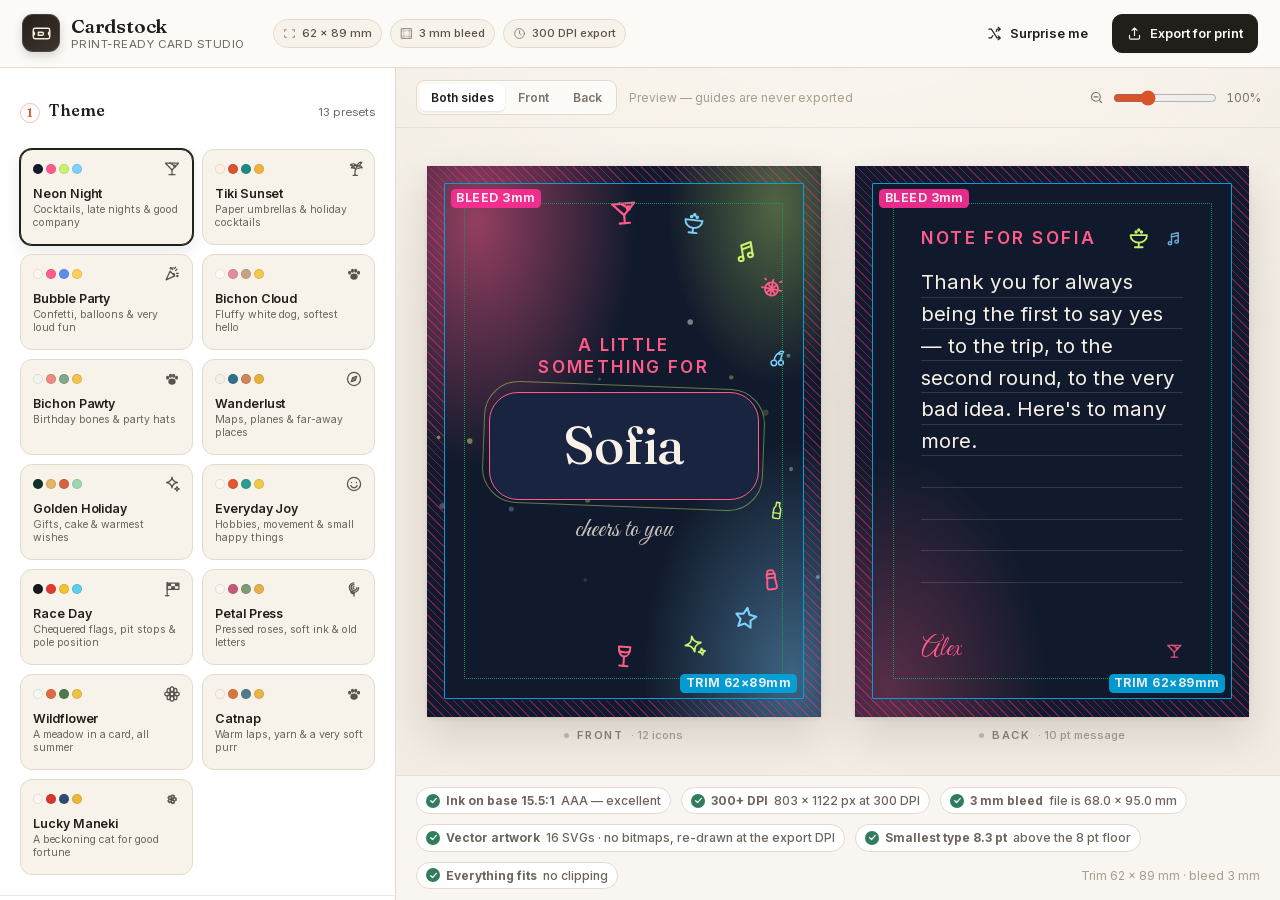
<file: index.html>
<!doctype html>
<html lang="en">
<head>
<meta charset="utf-8">
<meta name="viewport" content="width=device-width, initial-scale=1">
<title>Cardstock — print-ready card studio</title>
<meta name="description" content="Design a print-ready 62 × 89 mm vertical card with a 3 mm bleed. Choose a theme, add your words, export at 300–1200 DPI.">
<link rel="stylesheet" href="src/styles.css">
<link rel="icon" href="data:image/svg+xml,<svg xmlns='http://www.w3.org/2000/svg' viewBox='0 0 32 32'><rect width='32' height='32' rx='8' fill='%23231f1b'/><rect x='7' y='10' width='18' height='12' rx='2' fill='none' stroke='%23f7eddd' stroke-width='1.6'/><path d='M7 14h18' stroke='%23f7eddd' stroke-width='1.2'/></svg>">
</head>
<body>
<div class="app">

  <!-- ============ TOP BAR ============ -->
  <header class="topbar">
    <div class="brand">
      <span class="brand-mark" aria-hidden="true">
        <svg viewBox="0 0 24 24" fill="none" stroke="currentColor" stroke-width="1.6" stroke-linecap="round" stroke-linejoin="round">
          <rect x="2.6" y="6" width="18.8" height="12" rx="2"/>
          <path d="M2.6 10.2c2 0 2 3.6 0 3.6M21.4 10.2c-2 0-2 3.6 0 3.6M8.4 10.6h4.2a1.7 1.7 0 0 1 0 3.4H8.4z"/>
        </svg>
      </span>
      <span class="brand-text">
        <span class="brand-name">Cardstock</span>
        <span class="brand-sub">Print-ready card studio</span>
      </span>
    </div>

    <div class="top-specs" aria-label="Card specifications">
      <span class="spec-pill">
        <svg viewBox="0 0 24 24" fill="none" stroke="currentColor" stroke-width="1.8" stroke-linecap="round"><path d="M3 8V5h3M21 8V5h-3M3 16v3h3M21 16v3h-3"/></svg>
        <span id="specSize">62 × 89 mm</span>
      </span>
      <span class="spec-pill">
        <svg viewBox="0 0 24 24" fill="none" stroke="currentColor" stroke-width="1.8" stroke-linecap="round"><path d="M3 3h18v18H3z"/><path d="M7 3v18M17 3v18M3 7h18M3 17h18" opacity=".45"/></svg>
        3 mm bleed
      </span>
      <span class="spec-pill">
        <svg viewBox="0 0 24 24" fill="none" stroke="currentColor" stroke-width="1.8" stroke-linecap="round"><circle cx="12" cy="12" r="9"/><path d="M12 7v5l3 2"/></svg>
        <span id="specDpi">300+ DPI export</span>
      </span>
    </div>

    <div class="top-actions">
      <button class="btn ghost" id="btnRandom" title="Surprise me — new theme, layout and colours">
        <svg viewBox="0 0 24 24" fill="none" stroke="currentColor" stroke-width="1.8" stroke-linecap="round" stroke-linejoin="round"><path d="M3 5h4l9 14h5M3 19h4l2.4-3.7M14.6 8.7 16 5h5"/><path d="m18 2 3 3-3 3M18 16l3 3-3 3"/></svg>
        Surprise me
      </button>
      <button class="btn primary" id="btnOpenExport">
        <svg viewBox="0 0 24 24" fill="none" stroke="currentColor" stroke-width="1.8" stroke-linecap="round" stroke-linejoin="round"><path d="M12 15V3M8 7l4-4 4 4"/><path d="M4 15v4a2 2 0 0 0 2 2h12a2 2 0 0 0 2-2v-4"/></svg>
        Export for print
      </button>
    </div>
  </header>

  <!-- ============ WORKSPACE ============ -->
  <div class="workspace">

    <!-- ---------- CONTROL PANEL ---------- -->
    <aside class="panel" aria-label="Design controls">

      <section class="sec">
        <div class="sec-head">
          <span class="sec-num">1</span>
          <h2 class="sec-title">Theme</h2>
          <span class="sec-note" id="themeCount">13 presets</span>
        </div>
        <div class="theme-grid" id="themeGrid" role="group" aria-label="Theme presets"></div>
      </section>

      <section class="sec">
        <div class="sec-head">
          <span class="sec-num">2</span>
          <h2 class="sec-title">Words</h2>
        </div>

        <div class="field">
          <label class="label" for="inpRecipient">Receiver's name <span class="hint">front</span></label>
          <input class="input" id="inpRecipient" maxlength="40" placeholder="e.g. Sofia" autocomplete="off">
        </div>

        <div class="row">
          <div class="field">
            <label class="label" for="inpEyebrow">Line above name</label>
            <input class="input" id="inpEyebrow" maxlength="34" placeholder="A little something for" autocomplete="off">
          </div>
          <div class="field">
            <label class="label" for="inpOccasion">Subtitle</label>
            <input class="input" id="inpOccasion" maxlength="34" placeholder="cheers to you" autocomplete="off">
          </div>
        </div>

        <div class="field">
          <label class="label" for="inpBackTitle">Back note header <span class="hint">back of card</span></label>
          <input class="input" id="inpBackTitle" maxlength="44" placeholder="NOTE FOR SOFIA" autocomplete="off">
        </div>

        <div class="field">
          <label class="label" for="inpMessage">Message <span class="hint" id="msgFitHint">back of card</span></label>
          <textarea class="textarea" id="inpMessage" maxlength="900" spellcheck="true"
            placeholder="Write the note that goes on the back…"></textarea>
          <div style="display:flex;justify-content:space-between;align-items:flex-start;gap:8px;margin-top:7px">
            <div class="chips" id="starterChips"></div>
            <span class="counter" id="msgCounter">0 chars</span>
          </div>
        </div>

        <div class="field">
          <label class="label" for="inpSender">Sign-off name</label>
          <input class="input" id="inpSender" maxlength="30" placeholder="e.g. Alex" autocomplete="off">
        </div>
      </section>

      <section class="sec">
        <div class="sec-head">
          <span class="sec-num">3</span>
          <h2 class="sec-title">Front</h2>
        </div>

        <div class="field">
          <div class="label">Layout</div>
          <div class="seg tight" id="frontLayoutSeg" role="group" aria-label="Front layout"></div>
        </div>

        <div class="field">
          <div class="label">Type style</div>
          <div class="seg tight" id="fontSeg" role="group" aria-label="Type style"></div>
        </div>

        <div class="field">
          <div class="label">Colours <span class="hint" id="colorHint">theme palette</span></div>
          <div class="color-grid" id="colorGrid" role="group" aria-label="Card colours"></div>
          <div class="color-actions">
            <button class="btn ghost mini" id="btnFlipColors" type="button" title="Swap the base and ink colours">Flip light / dark</button>
            <button class="btn ghost mini" id="btnResetColors" type="button" title="Back to the theme's own palette">Theme palette</button>
          </div>
        </div>

        <div class="field">
          <div class="label">Icons around the name <span class="hint" id="iconCountHint">10</span></div>
          <div class="seg tight" id="densitySeg" role="group" aria-label="Icon density"></div>
        </div>

        <div class="field">
          <div class="icon-tray" id="iconTray" role="group" aria-label="Choose icons"></div>
          <div class="icon-tray-note">
            <span>Tap to swap icons for this card</span>
            <button class="btn ghost" id="btnResetIcons" style="padding:2px 6px;font-size:11.5px">Reset</button>
          </div>
        </div>
      </section>

      <section class="sec">
        <div class="sec-head">
          <span class="sec-num">4</span>
          <h2 class="sec-title">Back</h2>
        </div>

        <div class="field">
          <div class="label">Layout</div>
          <div class="seg tight" id="backLayoutSeg" role="group" aria-label="Back layout"></div>
        </div>

        <div class="field">
          <div class="label">Message size <span class="hint">min 8 pt for print</span></div>
          <div class="range">
            <input type="range" id="msgSize" min="8" max="13" step="0.5" value="10">
            <span class="val" id="msgSizeVal">10 pt</span>
          </div>
        </div>

        <div class="field">
          <div class="switch">
            <span class="sw-label">Handwriting message font</span>
            <input type="checkbox" id="handFont">
          </div>
        </div>

        <div class="field" style="margin-top:10px">
          <div class="switch">
            <span class="sw-label">Print sign-off name</span>
            <input type="checkbox" id="showSender" checked>
          </div>
        </div>
      </section>

      <section class="sec">
        <div class="sec-head">
          <span class="sec-num">5</span>
          <h2 class="sec-title">Print &amp; export</h2>
        </div>

        <div class="field">
          <label class="label" for="selSize">Trim size <span class="hint">+3 mm bleed all round</span></label>
          <select class="input" id="selSize">
            <option value="A">62 × 89 mm — 2.44 × 3.5 in (vertical)</option>
            <option value="B">61 × 88.9 mm — 2.4 × 3.5 in (exact)</option>
          </select>
        </div>

        <div class="field">
          <div class="switch">
            <span class="sw-label">Show bleed &amp; trim guides</span>
            <input type="checkbox" id="showGuides" checked>
          </div>
        </div>

        <div class="field" style="margin-top:12px">
          <button class="btn accent" id="btnExport2" style="width:100%;padding:12px">
            <svg viewBox="0 0 24 24" fill="none" stroke="currentColor" stroke-width="1.8" stroke-linecap="round" stroke-linejoin="round"><path d="M12 15V3M8 7l4-4 4 4"/><path d="M4 15v4a2 2 0 0 0 2 2h12a2 2 0 0 0 2-2v-4"/></svg>
            Export
          </button>
        </div>
        <p style="font-size:11.5px;color:#9C9285;line-height:1.5;margin:10px 0 0">
          Every export includes the 3 mm bleed and carries its DPI in the file, so a print shop knows exactly how to treat it.
        </p>
        <div class="panel-foot" style="margin-top:14px">
          <span id="autosaveNote">Changes save in this browser</span>
          <button class="linkbtn" type="button" id="btnReset">Start over</button>
        </div>
      </section>
    </aside>

    <!-- ---------- STAGE ---------- -->
    <main class="stage">
      <div class="stage-bar">
        <div class="mini-seg" id="sideSeg" role="group" aria-label="Preview side">
          <button data-side="both" aria-pressed="true">Both sides</button>
          <button data-side="front" aria-pressed="false">Front</button>
          <button data-side="back" aria-pressed="false">Back</button>
        </div>
        <span style="font-size:12px;color:#A79D90" id="stageHint">Preview — guides are never exported</span>
        <span class="spacer"></span>
        <div class="zoom-wrap">
          <svg viewBox="0 0 24 24" width="15" height="15" fill="none" stroke="currentColor" stroke-width="1.8" stroke-linecap="round"><circle cx="11" cy="11" r="7"/><path d="m20 20-3.5-3.5M8 11h6"/></svg>
          <input type="range" id="zoom" min="60" max="190" value="100">
          <span id="zoomVal" style="width:34px;text-align:right;font-variant-numeric:tabular-nums">100%</span>
        </div>
      </div>

      <div class="cards-scroll">
        <div class="cards" id="cards"></div>
      </div>

      <div class="stage-foot" id="stageFoot"></div>
    </main>
  </div>
</div>

<!-- ============ EXPORT MODAL ============ -->
<div class="modal-back" id="modalBack" role="dialog" aria-modal="true" aria-labelledby="modalTitle">
  <div class="modal">
    <div class="modal-head">
      <div>
        <div class="modal-title" id="modalTitle">Export for print</div>
        <div class="modal-sub">Trim <span id="mSize">62 × 89 mm</span> · bleed 3 mm included · tagged with DPI</div>
      </div>
      <button class="modal-close" id="btnCloseModal" aria-label="Close">
        <svg viewBox="0 0 24 24" width="16" height="16" fill="none" stroke="currentColor" stroke-width="2" stroke-linecap="round"><path d="m6 6 12 12M18 6 6 18"/></svg>
      </button>
    </div>

    <div class="export-grid">
      <div class="opt-block">
        <h4>File format</h4>
        <div class="radio-row" id="fmtRow">
          <label class="radio on"><input type="radio" name="fmt" value="png" checked> PNG <span class="r-note">lossless</span></label>
          <label class="radio"><input type="radio" name="fmt" value="jpeg"> JPEG <span class="r-note">smaller file</span></label>
          <label class="radio"><input type="radio" name="fmt" value="pdf"> PDF <span class="r-note">crop marks</span></label>
        </div>
        <p class="fmt-hint" id="fmtHint">Raster artwork at the chosen DPI, bleed included.</p>
      </div>
      <div class="opt-block">
        <h4>Resolution</h4>
        <div class="radio-row" id="dpiRow">
          <label class="radio on"><input type="radio" name="dpi" value="300" checked> 300 DPI <span class="r-note" data-px="300">print standard</span></label>
          <label class="radio"><input type="radio" name="dpi" value="600"> 600 DPI <span class="r-note" data-px="600">high detail</span></label>
          <label class="radio"><input type="radio" name="dpi" value="1200"> 1200 DPI <span class="r-note" data-px="1200">archival</span></label>
        </div>
      </div>
    </div>

    <div class="pc-checks" id="printChecks"></div>

    <div class="export-actions">
      <button class="btn" id="btnDlFront">
        <span>Front only</span><small id="sizeFront">—</small>
      </button>
      <button class="btn" id="btnDlBack">
        <span>Back only</span><small id="sizeBack">—</small>
      </button>
      <button class="btn primary" id="btnDlBoth">
        <span>Both sides</span><small id="sizeBoth">2 files</small>
      </button>
    </div>

    <div class="export-result" id="exportResult" hidden></div>

    <p class="export-note" id="exportNote">
      <b>Before you print:</b> colours are exported in sRGB. Most print shops ask for CMYK — if yours does, send this file plus your chosen theme and they will convert it. Keep the 3 mm bleed: the dashed magenta line in the preview shows how far the artwork runs past the cut line.
    </p>
  </div>
</div>

<!-- off-screen stage used to render artwork at print resolution -->
<div id="exportStage" aria-hidden="true"></div>

<div class="toasts" id="toasts"></div>
<div class="busy" id="busy"><div class="busy-card"><span class="spinner"></span><span id="busyText">Rendering at print resolution…</span></div></div>

<script src="src/icons.js"></script>
<script src="src/themes.js"></script>
<script src="src/templates.js"></script>
<script src="src/fit.js"></script>
<script src="src/fonts-embedded.js"></script>
<script src="src/export.js"></script>
<script src="src/app.js"></script>
</body>
</html>
</file>
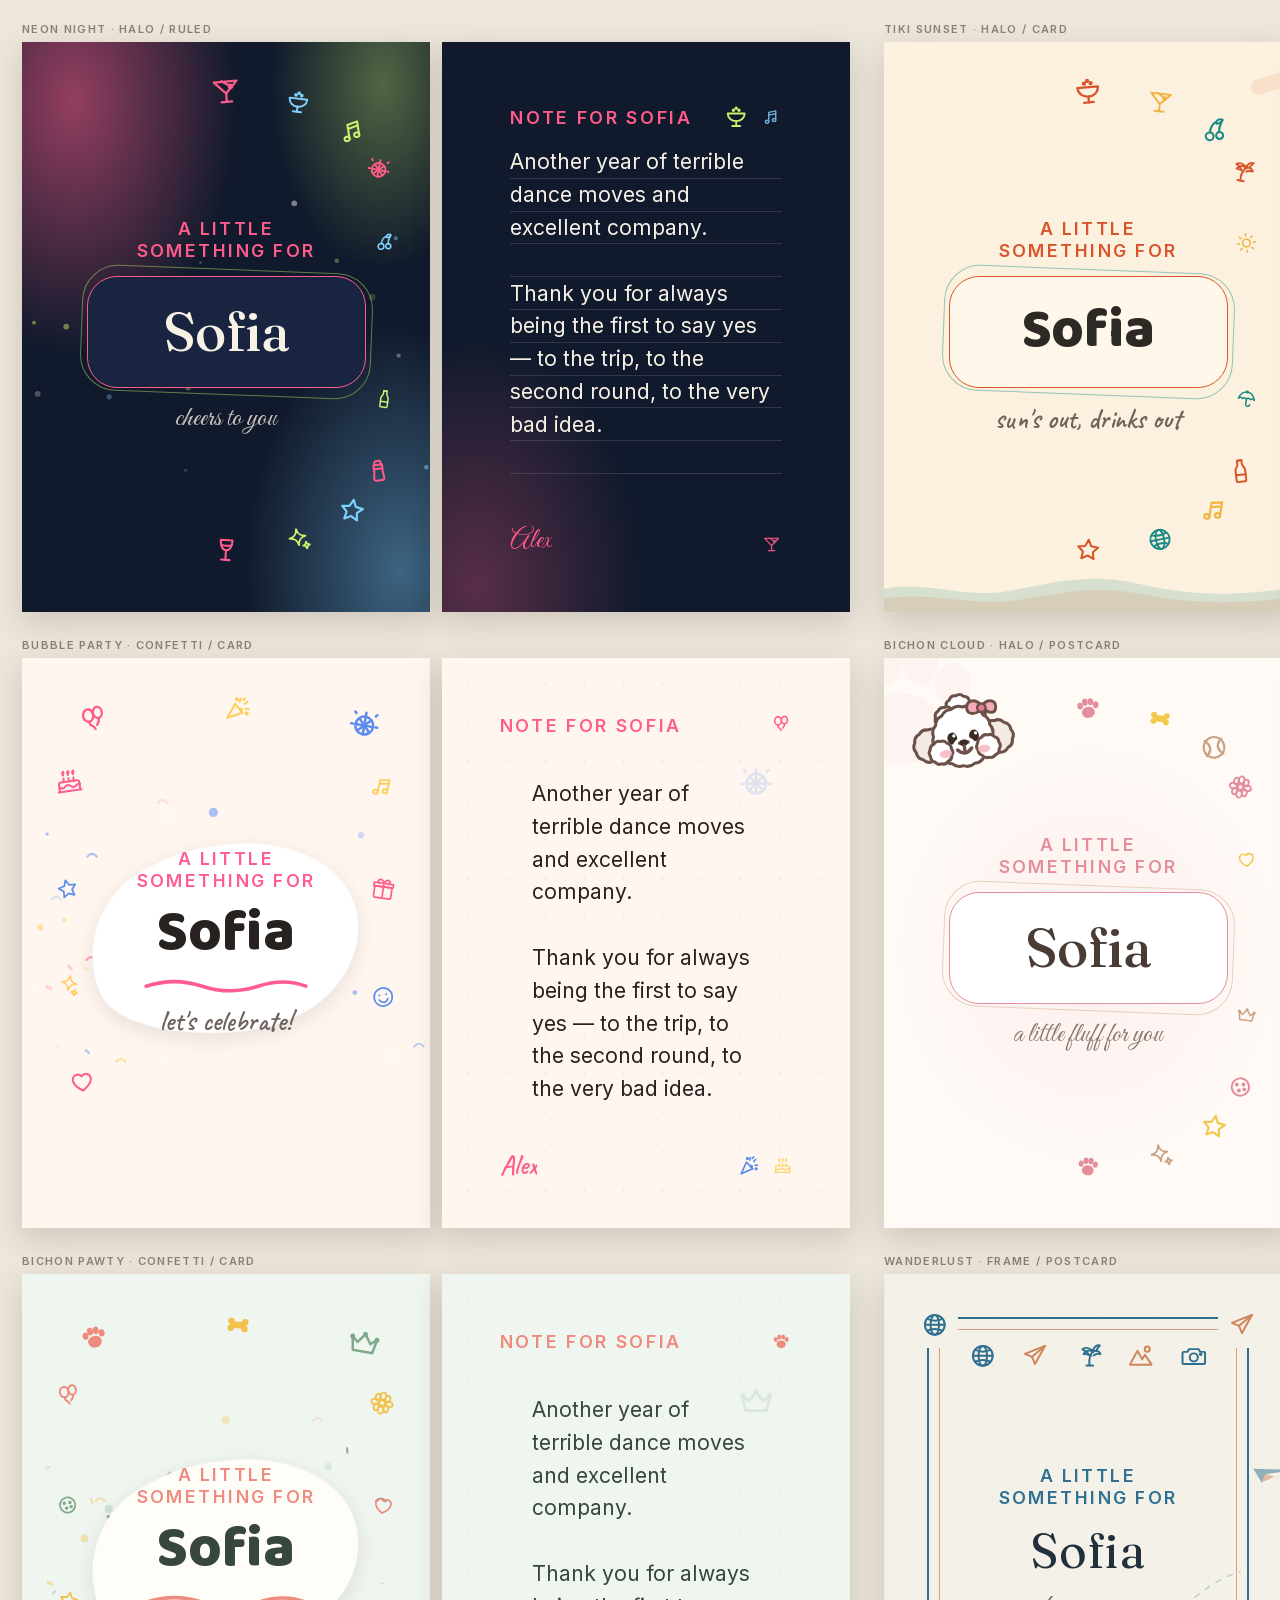
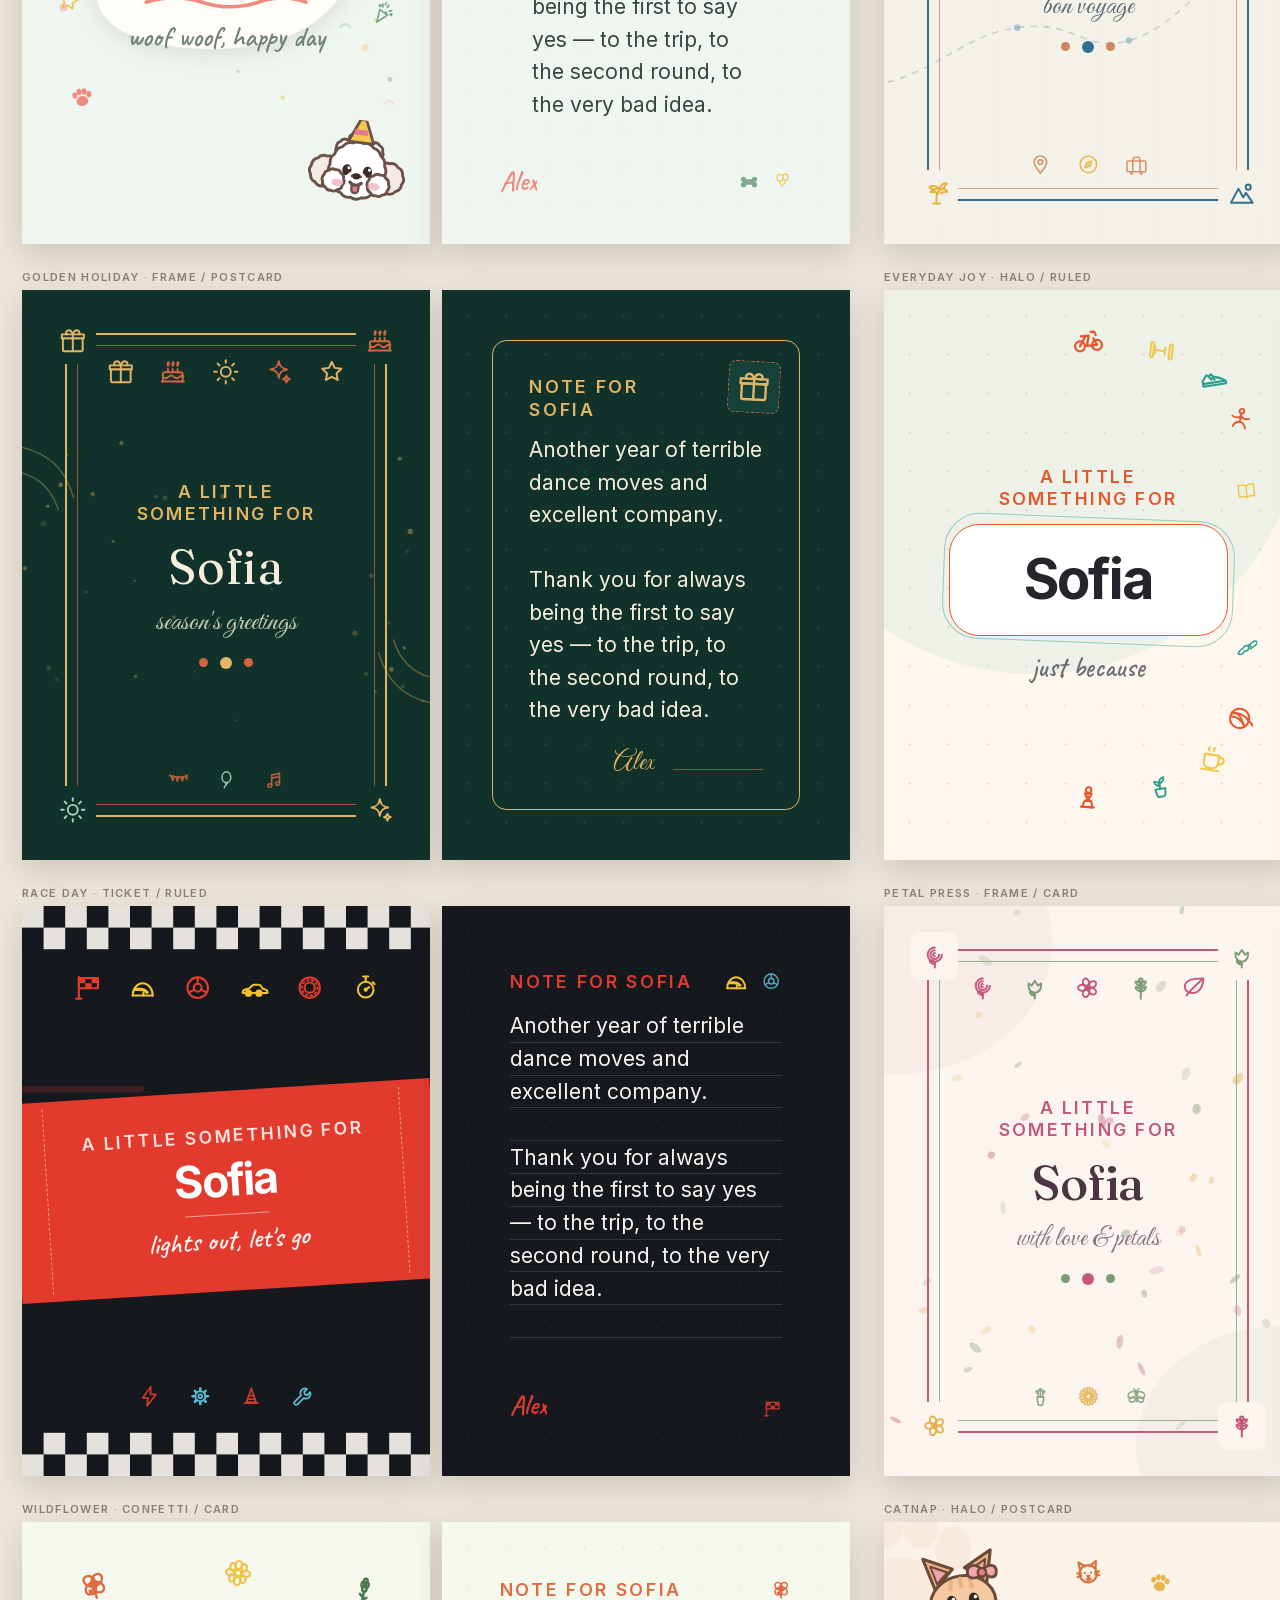
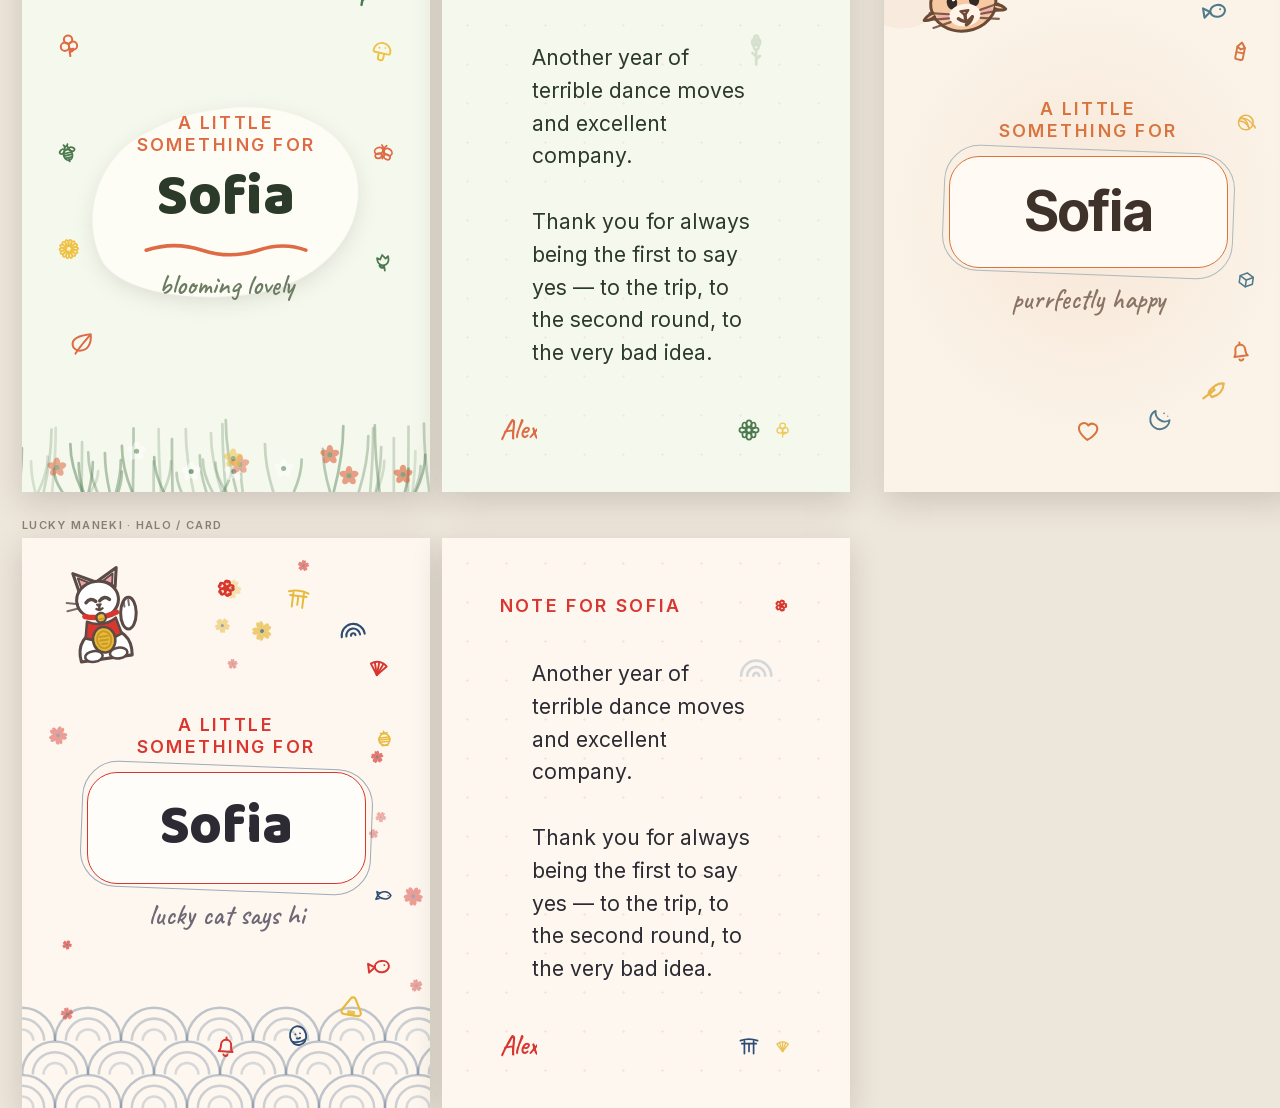
<file: preview.html>
<!doctype html>
<html><head><meta charset="utf-8">
<link rel="stylesheet" href="src/styles.css">
<style>
  body{background:#EDE6DB;padding:22px;margin:0}
  .wrap{display:flex;flex-direction:column;gap:24px}
  .row{display:flex;gap:20px;align-items:flex-start}
  .pair{display:flex;gap:12px}
  .lab{font:600 11px Inter;letter-spacing:.12em;text-transform:uppercase;color:#8A8177;margin-bottom:6px}
  .card{box-shadow:0 10px 30px rgba(40,30,20,.16)}
  .themes{display:grid;grid-template-columns:repeat(2,auto);gap:26px 34px}
</style></head><body>
<div class="themes" id="out"></div>
<script src="src/icons.js"></script>
<script src="src/themes.js"></script>
<script src="src/templates.js"></script>
<script src="src/fit.js"></script>
<script>
const q = new URLSearchParams(location.search);
const p = parseFloat(q.get("p") || "6");
const only = q.get("theme");
const layoutOverride = q.get("front");
const backOverride = q.get("back");
/* any of ?paper= ?ink= ?accent= ?accent2= ?pop= as hex (with or without #) */
function customColors() {
  const out = {};
  ["paper","ink","accent","accent2","pop"].forEach(k => {
    const v = q.get(k);
    if (v && /^#?[0-9a-f]{6}$/i.test(v)) out[k] = v[0] === "#" ? v : "#" + v;
  });
  return out;
}
const state = {
  recipient: q.get("name") || "Sofia",
  eyebrow: q.get("eyebrow") || "A LITTLE SOMETHING FOR",
  occasion: "",
  backTitle: q.get("backTitle") || q.get("title") || undefined,
  message: q.get("msg") || "Another year of terrible dance moves and excellent company.\n\nThank you for always being the first to say yes — to the trip, to the second round, to the very bad idea.",
  sender: "Alex", showSender: true,
  fontStyle: "elegant", frontLayout: "halo", backLayout: "ruled",
  density: "balanced", icons: null, colors: customColors(), messageSize: parseFloat(q.get("pt")||"10"),
  handFont: q.get("hand") === "1", sizeKey: "A"
};
const out = document.getElementById('out');
CardThemes.THEMES.forEach(t => {
  if (only && t.id !== only) return;
  const st = Object.assign({}, state, { themeId: t.id, fontStyle: t.fontStyle, frontLayout: layoutOverride || t.frontLayout, backLayout: backOverride || t.backLayout });
  const d = document.createElement('div');
  d.innerHTML = `<div class="lab">${t.name} · ${st.frontLayout} / ${st.backLayout}</div>
    <div class="pair">
      <div>${CardTemplates.card(st, t, 'front', CardThemes.SIZES.A, {pxPerMm:p})}</div>
      <div>${CardTemplates.card(st, t, 'back', CardThemes.SIZES.A, {pxPerMm:p})}</div>
    </div>`;
  out.appendChild(d);
});
const fitAll = () => CardFit.fitCard(document.body);
requestAnimationFrame(()=>{ fitAll(); requestAnimationFrame(fitAll); });
document.fonts.ready.then(()=>{ fitAll(); setTimeout(fitAll, 90); });
</script></body></html>
</file>
<file: src/styles.css>
/* ==========================================================================
   Cardstock — studio UI + print card styles
   Card internals are sized in millimetres via --p (px per mm) so the same
   markup renders at screen preview size or at 1200 DPI for export.
   ========================================================================== */

/* ---------------- fonts ---------------- */
@import url("fonts.css");

:root{
  --ui-bg:#F2ECE3;
  --ui-paper:#FFFFFF;
  --ui-ink:#221E1A;
  --ui-ink-2:#6C655C;
  --ui-line:#E3DACC;
  --ui-line-2:#EFE7DB;
  --ui-accent:#D9542B;
  --ui-accent-ink:#FFFFFF;
  --ui-soft:#F8F3EA;
  --ui-radius:14px;
  --shadow-1:0 1px 2px rgba(40,30,20,.06), 0 8px 22px rgba(40,30,20,.06);
  --shadow-2:0 2px 4px rgba(40,30,20,.08), 0 18px 44px rgba(40,30,20,.14);
  --font-ui:"Inter",system-ui,-apple-system,"Segoe UI",sans-serif;
  --font-display:"Fraunces",Georgia,serif;
}

*{box-sizing:border-box}
html,body{height:100%}
body{
  margin:0;background:var(--ui-bg);color:var(--ui-ink);
  font-family:var(--font-ui);font-size:14px;line-height:1.45;
  -webkit-font-smoothing:antialiased;
}
button,input,select,textarea{font:inherit;color:inherit}
button{cursor:pointer}
::selection{background:rgba(217,84,43,.18)}

/* ==========================================================================
   APP CHROME
   ========================================================================== */
.app{display:flex;flex-direction:column;height:100vh;min-height:0}

.topbar{
  display:flex;align-items:center;gap:18px;
  padding:14px 22px;background:rgba(255,255,255,.72);
  border-bottom:1px solid var(--ui-line);backdrop-filter:blur(10px);
  z-index:20;flex:0 0 auto;
}
.brand{display:flex;align-items:center;gap:11px;min-width:0}
.brand-mark{
  width:38px;height:38px;border-radius:11px;flex:0 0 auto;
  background:linear-gradient(150deg,#26201B,#3C332C);
  display:grid;place-items:center;color:#F7EDDD;
  box-shadow:inset 0 0 0 1px rgba(255,255,255,.12),0 4px 10px rgba(40,30,20,.18);
}
.brand-mark svg{width:21px;height:21px}
.brand-text{display:flex;flex-direction:column;line-height:1.15}
.brand-name{font-family:var(--font-display);font-size:19px;font-weight:600;letter-spacing:-.01em}
.brand-sub{font-size:11.5px;color:var(--ui-ink-2);letter-spacing:.04em;text-transform:uppercase}
.top-specs{
  display:flex;align-items:center;gap:8px;margin-left:10px;flex-wrap:wrap;
}
.spec-pill{
  display:inline-flex;align-items:center;gap:6px;font-size:11.5px;font-weight:500;
  padding:5px 9px;border-radius:999px;background:var(--ui-soft);border:1px solid var(--ui-line);
  color:#5C5348;white-space:nowrap;
}
.spec-pill svg{width:13px;height:13px;opacity:.7}
.top-actions{margin-left:auto;display:flex;gap:9px;align-items:center}

.btn{
  display:inline-flex;align-items:center;justify-content:center;gap:8px;
  border-radius:10px;border:1px solid var(--ui-line);background:var(--ui-paper);
  padding:9px 14px;font-weight:600;font-size:13px;color:var(--ui-ink);
  transition:transform .12s ease,box-shadow .12s ease,background .12s ease,border-color .12s;
  box-shadow:0 1px 1px rgba(40,30,20,.04);white-space:nowrap;
}
.btn:hover{border-color:#D5C9B7;box-shadow:0 2px 8px rgba(40,30,20,.08)}
.btn:active{transform:translateY(1px)}
.btn.primary{background:var(--ui-ink);color:#FDF8F1;border-color:var(--ui-ink)}
.btn.primary:hover{background:#120F0C}
.btn.accent{background:var(--ui-accent);border-color:var(--ui-accent);color:#fff}
.btn.accent:hover{background:#C4471F;border-color:#C4471F}
.btn.ghost{background:transparent;border-color:transparent;box-shadow:none}
.btn.ghost:hover{background:rgba(34,30,26,.06)}
.btn[disabled]{opacity:.5;cursor:not-allowed}
.btn svg{width:15px;height:15px}

/* ---------------- workspace ---------------- */
.workspace{display:grid;grid-template-columns:396px minmax(0,1fr);flex:1 1 auto;min-height:0}

.panel{
  background:var(--ui-paper);border-right:1px solid var(--ui-line);
  overflow-y:auto;overscroll-behavior:contain;padding-bottom:40px;
}
.panel::-webkit-scrollbar{width:10px}
.panel::-webkit-scrollbar-thumb{background:#DFD5C6;border-radius:9px;border:3px solid #fff}

.sec{border-bottom:1px solid var(--ui-line-2);padding:18px 20px 20px}
.sec:last-child{border-bottom:0}
.sec-head{display:flex;align-items:baseline;gap:9px;margin-bottom:13px}
.sec-num{
  font-family:var(--font-display);font-size:12px;font-weight:600;color:var(--ui-accent);
  width:20px;height:20px;border-radius:50%;border:1px solid rgba(217,84,43,.35);
  display:grid;place-items:center;flex:0 0 auto;transform:translateY(1px);
}
.sec-title{font-family:var(--font-display);font-size:16px;font-weight:600;letter-spacing:-.005em}
.sec-note{margin-left:auto;font-size:11.5px;color:var(--ui-ink-2)}

.field{margin-bottom:13px}
.field:last-child{margin-bottom:0}
.label{display:flex;align-items:center;justify-content:space-between;gap:8px;font-size:11.5px;font-weight:600;letter-spacing:.07em;text-transform:uppercase;color:#7A7166;margin-bottom:7px}
.label .hint{font-weight:500;letter-spacing:0;text-transform:none;color:#A3998C;font-size:11px}

.input,.textarea{
  width:100%;background:var(--ui-soft);border:1px solid var(--ui-line);border-radius:10px;
  padding:10px 12px;font-size:14px;color:var(--ui-ink);outline:none;transition:border-color .12s,background .12s,box-shadow .12s;
}
.input:focus,.textarea:focus{background:#fff;border-color:#CDBBA5;box-shadow:0 0 0 3px rgba(217,84,43,.10)}
.textarea{resize:vertical;min-height:120px;line-height:1.55}
.input::placeholder,.textarea::placeholder{color:#B3A99C}
.row{display:flex;gap:10px}
.row > *{flex:1;min-width:0}
.counter{font-variant-numeric:tabular-nums;font-size:11.5px;color:#A3998C;white-space:nowrap;flex:0 0 auto;padding-left:8px}
.counter b{color:#6C655C;font-weight:600}

/* theme grid */
.theme-grid{display:grid;grid-template-columns:repeat(2,1fr);gap:9px}
.theme-card{
  position:relative;text-align:left;border-radius:12px;border:1px solid var(--ui-line);
  background:var(--ui-soft);padding:10px 11px 11px 12px;overflow:hidden;
  display:flex;flex-direction:column;gap:0;min-height:96px;
  transition:border-color .12s,transform .12s,box-shadow .12s;
}
.theme-card:hover{border-color:#D3C5B2;transform:translateY(-1px);box-shadow:0 4px 14px rgba(40,30,20,.07)}
.theme-card[aria-pressed="true"]{border-color:var(--ui-ink);box-shadow:0 0 0 1px var(--ui-ink), 0 6px 16px rgba(40,30,20,.10)}
.theme-card .tc-top{display:flex;align-items:center;gap:7px;margin-bottom:8px;width:100%}
.theme-card .tc-dots{display:flex;gap:3px}
.theme-card .tc-dot{width:10px;height:10px;border-radius:50%;box-shadow:inset 0 0 0 1px rgba(0,0,0,.10)}
.theme-card .tc-ic{width:18px;height:18px;margin-left:auto;opacity:.75}
.theme-card .tc-name{display:block;font-size:12.5px;font-weight:600;line-height:1.2;letter-spacing:-.005em;color:var(--ui-ink)}
.theme-card .tc-blurb{display:block;font-size:10.5px;color:var(--ui-ink-2);line-height:1.25;margin-top:2px}
.theme-card .tc-swatch{
  position:absolute;inset:0;z-index:-1;opacity:.10;
  background:radial-gradient(120% 90% at 100% 0%, var(--tc) 0%, transparent 62%);
}

/* segmented control */
.seg{display:grid;grid-auto-flow:column;grid-auto-columns:1fr;gap:4px;background:var(--ui-soft);border:1px solid var(--ui-line);border-radius:11px;padding:4px}
.seg button{
  border:0;background:transparent;border-radius:8px;padding:7px 4px;font-size:12px;font-weight:600;color:#7A7166;
  display:flex;flex-direction:column;align-items:center;gap:3px;transition:background .12s,color .12s,box-shadow .12s;
}
.seg button svg{width:15px;height:15px}
.seg button:hover{color:var(--ui-ink)}
.seg button[aria-pressed="true"]{background:#fff;color:var(--ui-ink);box-shadow:0 1px 3px rgba(40,30,20,.12)}
.seg.tight button{padding:7px 2px;font-size:11.5px}

/* chips / icon picker */
.chips{display:flex;flex-wrap:wrap;gap:6px;min-width:0}
.chip{
  display:inline-flex;align-items:center;gap:6px;border:1px solid var(--ui-line);background:var(--ui-soft);
  border-radius:999px;padding:5px 10px 5px 8px;font-size:12px;font-weight:500;color:#6C655C;transition:all .12s;
}
.chip svg{width:14px;height:14px}
.chip:hover{border-color:#D3C5B2}
.chip[aria-pressed="true"]{background:#211D19;border-color:#211D19;color:#FBF5EC}
.icon-tray{display:grid;grid-template-columns:repeat(8,1fr);gap:6px}
.icon-tile{
  aspect-ratio:1;border-radius:9px;border:1px solid var(--ui-line);background:var(--ui-soft);
  display:grid;place-items:center;color:#4B443C;transition:all .12s;padding:6px;
}
.icon-tile svg{width:100%;height:100%}
.icon-tile:hover{border-color:#CFC1AE;background:#fff}
.icon-tile[aria-pressed="true"]{background:#211D19;border-color:#211D19;color:#FBF5EC}
.icon-tile[aria-pressed="false"]{opacity:.42}
.icon-tray-note{display:flex;align-items:center;justify-content:space-between;margin-top:8px;font-size:11.5px;color:#A3998C}

/* swatches */
.swatches{display:flex;gap:8px;align-items:center;flex-wrap:wrap}
.swatch{width:26px;height:26px;border-radius:50%;border:2px solid transparent;box-shadow:inset 0 0 0 1px rgba(0,0,0,.12);transition:transform .12s}
.swatch:hover{transform:scale(1.08)}
.swatch[aria-pressed="true"]{border-color:var(--ui-ink);box-shadow:inset 0 0 0 2px #fff}
.swatch-custom{width:26px;height:26px;border-radius:50%;border:1px dashed #C9BDA9;display:grid;place-items:center;background:conic-gradient(from 0deg,#FF5D8F,#FFCE5C,#7FD1FF,#C8F26B,#FF5D8F);position:relative;overflow:hidden}
.swatch-custom input{position:absolute;inset:-6px;opacity:0;cursor:pointer;width:200%;height:200%}

/* ---------- five-role colour controls ---------- */
.color-grid{display:grid;grid-template-columns:repeat(5,minmax(0,1fr));gap:7px}
.color-well{position:relative;display:flex;flex-direction:column;align-items:center;gap:5px;cursor:pointer;min-width:0}
.cw-chip{
  display:block;width:100%;aspect-ratio:1.32;border-radius:9px;
  box-shadow:inset 0 0 0 1px rgba(0,0,0,.16),0 1px 2px rgba(0,0,0,.06);
  transition:transform .12s;
}
.color-well:hover .cw-chip{transform:translateY(-1px)}
.color-well input[type="color"]{
  position:absolute;left:0;top:0;width:100%;height:calc(100% - 18px);
  opacity:0;cursor:pointer;border:0;padding:0;
}
.color-well:focus-within .cw-chip{outline:2px solid var(--ui-ink);outline-offset:2px}
.cw-name{font-size:10px;letter-spacing:.02em;color:#8A8177;white-space:nowrap;overflow:hidden;text-overflow:ellipsis;max-width:100%}
.color-actions{display:flex;gap:7px;margin-top:9px}
.btn.mini{padding:3px 8px;font-size:11.5px}

/* range */
.range{display:flex;align-items:center;gap:10px}
.range input[type=range]{flex:1;accent-color:var(--ui-accent);height:20px}
.range .val{font-variant-numeric:tabular-nums;font-size:12px;font-weight:600;min-width:46px;text-align:right;color:#4B443C}

/* switch */
.switch{display:flex;align-items:center;justify-content:space-between;gap:10px;padding:9px 11px;border:1px solid var(--ui-line);border-radius:10px;background:var(--ui-soft)}
.switch .sw-label{font-size:12.5px;font-weight:500}
.switch input{appearance:none;width:34px;height:20px;border-radius:999px;background:#D8CDBD;position:relative;transition:background .15s;flex:0 0 auto}
.switch input::after{content:"";position:absolute;top:2px;left:2px;width:16px;height:16px;border-radius:50%;background:#fff;box-shadow:0 1px 2px rgba(0,0,0,.2);transition:transform .15s}
.switch input:checked{background:#211D19}
.switch input:checked::after{transform:translateX(14px)}

/* stage */
.stage{display:flex;flex-direction:column;min-width:0;min-height:0;background:
  radial-gradient(1200px 700px at 50% -10%, #FBF7F0 0%, transparent 60%), var(--ui-bg);}
.stage-bar{
  display:flex;align-items:center;gap:12px;padding:12px 20px;border-bottom:1px solid rgba(227,218,204,.7);
  flex:0 0 auto;flex-wrap:wrap;
}
.stage-bar .spacer{flex:1}
.mini-seg{display:inline-flex;background:rgba(255,255,255,.7);border:1px solid var(--ui-line);border-radius:9px;padding:3px;gap:2px}
.mini-seg button{border:0;background:transparent;padding:5px 11px;border-radius:6px;font-size:12px;font-weight:600;color:#7A7166}
.mini-seg button[aria-pressed="true"]{background:#fff;color:var(--ui-ink);box-shadow:0 1px 2px rgba(40,30,20,.12)}
.zoom-wrap{display:flex;align-items:center;gap:7px;font-size:12px;color:#7A7166}
.zoom-wrap input[type=range]{width:104px;accent-color:var(--ui-accent)}

.cards-scroll{flex:1 1 auto;overflow:auto;padding:28px 26px 22px;display:flex;align-items:center;justify-content:center}
.cards{display:flex;gap:34px;align-items:flex-start;flex-wrap:wrap;justify-content:center;--p:4px}
.card-slot{display:flex;flex-direction:column;align-items:center;gap:11px}
.card-slot .card-label{display:flex;align-items:center;gap:8px;font-size:11px;letter-spacing:.14em;text-transform:uppercase;color:#8A8177;font-weight:600}
.card-slot .card-label .dot{width:5px;height:5px;border-radius:50%;background:#C6BBA9}
.card-slot .card-label .meta{letter-spacing:0;text-transform:none;font-weight:500;color:#A79D90}
.card-frame{position:relative;line-height:0;border-radius:3px;box-shadow:var(--shadow-2);transition:box-shadow .2s}
.card-frame::after{content:"";position:absolute;inset:0;border-radius:3px;box-shadow:inset 0 0 0 1px rgba(30,24,18,.10);pointer-events:none}
.card .back-title, .card .name, .card .eyebrow, .card .occasion, .card .msg, .card .signature{cursor:pointer}

/* print checklist */
.stage-foot{
  display:flex;align-items:center;gap:10px;padding:11px 20px;border-top:1px solid rgba(227,218,204,.8);
  background:rgba(255,255,255,.55);flex:0 0 auto;flex-wrap:wrap;font-size:12px;color:#6C655C;
}
.check{display:inline-flex;align-items:center;gap:6px;padding:4px 9px;border-radius:999px;background:#fff;border:1px solid var(--ui-line);font-weight:500}
.check .tick{width:14px;height:14px;border-radius:50%;display:grid;place-items:center;background:#2F7D5D;color:#fff;flex:0 0 auto}
.check .tick svg{width:9px;height:9px}
.check.warn .tick{background:#C9861F}
.check.bad .tick{background:#C0392B}
.check small{color:#9C9285;font-weight:500}

/* ==========================================================================
   CARD (print artwork)
   ========================================================================== */
.card{
  --pt: calc(var(--p) * 0.3527778);      /* one typographic point */
  position:relative;
  width:calc((var(--cw) + var(--bleed) * 2) * var(--p));
  height:calc((var(--ch) + var(--bleed) * 2) * var(--p));
  background:var(--paper);
  color:var(--ink);
  overflow:hidden;
  font-family:var(--font-ui);
  font-size:calc(9 * var(--pt));
  -webkit-font-smoothing:antialiased;
}
.card *{box-sizing:border-box}
.card .bleed-bg{position:absolute;inset:0;background:var(--paper)}

/* art layers */
.art{position:absolute;inset:0;overflow:hidden}
.art svg{position:absolute;display:block}
.art-glow{inset:0;width:100%;height:100%}
.art-stars{inset:0;width:100%;height:100%}
.art-rays{top:50%;left:50%;width:calc(150 * var(--p));height:calc(150 * var(--p));transform:translate(-50%,-50%)}
.art-wave{inset:auto 0 0 0;width:100%;height:calc(34 * var(--p))}
.art-confetti{inset:0;width:100%;height:100%}
.art-route{inset:0;width:100%;height:100%}
.art-gold{inset:0;width:100%;height:100%}
.art-checker{inset:0;width:100%;height:100%}
.art-petals{inset:0;width:100%;height:100%}
.art-meadow{inset:auto 0 0 0;width:100%;height:calc(32 * var(--p))}
.art-sakura{inset:0;width:100%;height:100%}
.art-grid{
  position:absolute;inset:0;
  background-image:linear-gradient(to right, var(--art-a) 0.25mm, transparent 0.25mm);
  background-size:calc(9 * var(--p)) 100%;opacity:.028;
}
.art-dotgrid{
  position:absolute;inset:0;
  background-image:radial-gradient(var(--art-a) 0.32mm, transparent 0.34mm);
  background-size:calc(6.5 * var(--p)) calc(6.5 * var(--p));
  background-position:calc(1 * var(--p)) calc(1 * var(--p));
  opacity:.16;
}
.art-dotgrid.soft{opacity:.10}
.art-blotch{
  position:absolute;left:calc(-20 * var(--p));top:calc(-26 * var(--p));
  width:calc(90 * var(--p));height:calc(90 * var(--p));border-radius:50%;
  background:var(--art-b);opacity:.075;
}
.art-blush{
  position:absolute;inset:0;
  background:radial-gradient(70% 55% at 50% 52%, var(--art-a) 0%, transparent 70%);opacity:.10;
}
.art-paw{position:absolute;display:block}
.art-paw svg{position:static;width:100%;height:auto;display:block}

/* generic icon wrapper */
.ic{display:inline-flex;line-height:0}
.ic svg{display:block;width:100%;height:100%}

/* inner (trim) stage */
.ly{
  position:absolute;
  left:calc(var(--bleed) * var(--p));
  top:calc(var(--bleed) * var(--p));
  width:calc(var(--cw) * var(--p));
  height:calc(var(--ch) * var(--p));
}

/* type primitives */
.eyebrow{
  font-family:var(--font-ui);
  font-size:calc(8.6 * var(--pt) * var(--fit,1));
  font-weight:600;letter-spacing:.2em;text-transform:uppercase;
  color:var(--accent);line-height:1.25;text-align:center;
}
.card.is-vertical .eyebrow{font-size:calc(8.3 * var(--pt) * var(--fit,1));letter-spacing:.14em}
/* on the narrow portrait card these lines get two lines rather than clipping */
.eyebrow.fit-line,.occasion.fit-line{white-space:normal;text-wrap:balance}
.eyebrow.fit-line{max-height:calc(2 * 1.25em)}
.occasion.fit-line{max-height:calc(2 * 1.2em)}
.occasion{
  font-size:calc(13 * var(--pt) * var(--fit,1));
  color:var(--ink-soft);text-align:center;line-height:1.2;
  font-family:"Great Vibes",cursive;
}
.name{
  font-size:calc(var(--name-size,26) * var(--pt) * var(--fit,1));
  width:100%;max-width:100%;
  overflow-wrap:break-word;   /* only long single words ever break */
  line-height:1.08;letter-spacing:-.01em;text-align:center;
  max-height:calc(var(--name-lines,2) * 1.08em + 0.1em);
  overflow:hidden;text-wrap:balance;
  color:var(--ink);
}
.fit-line{display:block;white-space:nowrap;overflow:hidden;width:100%;max-width:100%;min-width:0}
.back-title.fit-line{white-space:normal}

.font-style-elegant .name{font-family:"Fraunces",serif;font-weight:500;font-optical-sizing:auto}
.font-style-elegant .occasion,.font-style-elegant .signature{font-family:"Great Vibes",cursive}
.font-style-playful .name{font-family:"Baloo 2",cursive;font-weight:800;letter-spacing:-.005em}
.font-style-playful .occasion,.font-style-playful .signature{font-family:"Caveat",cursive;font-weight:600}
.font-style-classic .name{font-family:"Fraunces",serif;font-weight:400;letter-spacing:.012em}
.font-style-classic .occasion,.font-style-classic .signature{font-family:"Great Vibes",cursive}
.font-style-modern .name{font-family:"Inter",sans-serif;font-weight:700;letter-spacing:-.035em}
.font-style-modern .occasion,.font-style-modern .signature{font-family:"Caveat",cursive;font-weight:600}

/* ---------- FRONT: halo ---------- */
.ly.halo{display:grid;place-items:center}
.halo .field,.confetti .field{position:absolute;inset:0;pointer-events:none}
.pin{
  position:absolute;left:50%;top:50%;width:calc(var(--s) * var(--p));height:calc(var(--s) * var(--p));
  transform:translate(-50%,-50%) translate(calc(var(--x) * var(--p)),calc(var(--y) * var(--p))) rotate(var(--r));
}
.pin .ic{width:100%;height:100%}
.pin .ic svg{width:100%;height:100%}
.halo .central{
  position:relative;display:flex;flex-direction:column;align-items:center;
  gap:calc(2.4 * var(--p));width:calc(44.5 * var(--p));
}
.plate{position:relative;width:calc(46.5 * var(--p));display:grid;place-items:center}
.plate-ghost{
  position:absolute;inset:calc(-1.2 * var(--p)) calc(-1 * var(--p));
  border:calc(0.3 * var(--p)) solid var(--accent2);border-radius:calc(6 * var(--p));
  transform:rotate(2.2deg);opacity:.45;
}
.plate-body{
  position:relative;width:100%;
  background:var(--paper2);
  border:calc(0.3 * var(--p)) solid var(--accent);
  border-radius:calc(5 * var(--p));
  padding:calc(4.2 * var(--p)) calc(4.7 * var(--p));
  display:grid;place-items:center;
}
.dark .plate-body{background:var(--paper2)}
.halo .name{--name-size:26;--name-lines:2;max-width:100%}
.halo .occasion{margin-top:calc(.2 * var(--p))}

/* ---------- FRONT: frame ---------- */
.ly.frame{display:grid;place-items:center}
.frame-rule{position:absolute;border-style:solid}
.frame-rule.outer{
  inset:calc(4.2 * var(--p));border-width:calc(0.42 * var(--p));border-color:var(--accent);
  border-radius:calc(4.6 * var(--p));
}
.frame-rule.inner{
  inset:calc(6.1 * var(--p));border-width:calc(0.2 * var(--p));border-color:var(--accent2);
  border-radius:calc(3.2 * var(--p));opacity:.75;
}
.frame-corner{
  position:absolute;width:calc(8 * var(--p));height:calc(8 * var(--p));
  display:grid;place-items:center;background:var(--paper);border-radius:calc(1.6 * var(--p));
}
.frame-corner .ic{width:calc(4.6 * var(--p));height:calc(4.6 * var(--p))}
.frame-corner.tl{left:calc(1.4 * var(--p));top:calc(1.4 * var(--p))}
.frame-corner.tr{right:calc(1.4 * var(--p));top:calc(1.4 * var(--p))}
.frame-corner.bl{left:calc(1.4 * var(--p));bottom:calc(1.4 * var(--p))}
.frame-corner.br{right:calc(1.4 * var(--p));bottom:calc(1.4 * var(--p))}
.frame-garland{position:absolute;left:0;right:0;display:flex;align-items:center;justify-content:center;gap:calc(4.2 * var(--p))}
.frame-garland.top{top:calc(8.4 * var(--p))}
.frame-garland.bottom{bottom:calc(8.4 * var(--p))}
.frame-garland .ic{width:calc(4.6 * var(--p));height:calc(4.6 * var(--p))}
.frame-garland .ic.small{width:calc(3.8 * var(--p));height:calc(3.8 * var(--p));opacity:.85}
.frame .central{display:flex;flex-direction:column;align-items:center;gap:calc(2.4 * var(--p));width:calc(46 * var(--p))}
.frame .name{--name-size:23;--name-lines:2}
.frame-dots{display:flex;gap:calc(2 * var(--p));align-items:center;margin-top:calc(.4 * var(--p))}
.frame-dots i{width:calc(1.5 * var(--p));height:calc(1.5 * var(--p));border-radius:50%;background:var(--accent2);display:block}
.frame-dots i:nth-child(2){background:var(--accent);width:calc(2 * var(--p));height:calc(2 * var(--p))}

/* ---------- FRONT: ticket ---------- */
.ly.ticket{display:grid;place-items:center}
.band-wrap{position:absolute;left:0;right:0;top:50%;transform:translateY(-50%) rotate(-3.6deg)}
.tick-row.top{top:calc(8 * var(--p))}
.tick-row.bottom{bottom:calc(8 * var(--p))}
.band{
  position:relative;background:var(--accent);color:var(--on-accent);
  padding:calc(5.6 * var(--p)) calc(10 * var(--p));
  margin-left:calc(-4 * var(--p));margin-right:calc(-4 * var(--p));
}
.band-inner{display:flex;flex-direction:column;align-items:center;gap:calc(1.6 * var(--p))}
.band .eyebrow{color:var(--on-accent);opacity:.85}
.band .name{--name-size:21;--name-lines:2;color:var(--on-accent);max-width:calc(41 * var(--p))}
.band .occasion{color:var(--on-accent);opacity:.92}
.band-divider{width:calc(14 * var(--p));height:0;border-top:calc(0.3 * var(--p)) solid var(--on-accent);opacity:.5}
.perf{position:absolute;top:calc(1.2 * var(--p));bottom:calc(1.2 * var(--p));width:0;border-left:calc(0.3 * var(--p)) dashed var(--on-accent);opacity:.45}
.perf.left{left:calc(5.2 * var(--p))}
.perf.right{right:calc(5.2 * var(--p))}
.tick-row{position:absolute;left:0;right:0;display:flex;align-items:center;justify-content:center;gap:calc(4.4 * var(--p))}
.tick-row.top{top:calc(8.2 * var(--p))}
.tick-row.bottom{bottom:calc(8.2 * var(--p))}
.tick-row .ic{width:calc(4.9 * var(--p));height:calc(4.9 * var(--p))}
.tick-row .ic.small{width:calc(4.1 * var(--p));height:calc(4.1 * var(--p));opacity:.9}

/* ---------- FRONT: confetti ---------- */
.ly.confetti{display:grid;place-items:center}
.confetti .central{
  position:relative;display:flex;flex-direction:column;align-items:center;
  gap:calc(1.8 * var(--p));width:calc(42 * var(--p));
}
.confetti .central > *{position:relative;z-index:2}
.confetti .name{--name-size:26;--name-lines:2}
.confetti .blob{
  position:absolute;left:50%;top:50%;width:calc(46 * var(--p));height:calc(34 * var(--p));
  transform:translate(-50%,-50%) rotate(-1.4deg);
  filter:drop-shadow(0 calc(1.1 * var(--p)) calc(1.6 * var(--p)) rgba(30,20,10,.10));
}
.confetti .name{--name-size:27;--name-lines:2}
.squiggle{width:calc(28 * var(--p));height:calc(3.6 * var(--p));margin-top:calc(-0.6 * var(--p))}

/* ---------- BACK shared ---------- */
.ly.back{display:flex;flex-direction:column}
.back-title{
  font-size:calc(8.4 * var(--pt) * var(--fit,1));font-weight:600;letter-spacing:.2em;
  text-transform:uppercase;color:var(--accent);line-height:1.3;
  white-space:normal;text-wrap:balance;
  max-height:calc(2 * 1.35em);overflow:hidden;
}
.card.is-vertical .back-title{letter-spacing:.15em}
.msg{
  font-size:calc(var(--msg-pt,10) * var(--pt) * var(--fit,1));
  line-height:1.55;
  color:var(--ink);
  white-space:pre-wrap;
  word-break:break-word;
  overflow-wrap:anywhere;
  width:100%;
  flex:1 1 auto;
  min-height:0;
  overflow:hidden;
}
.ly.plain .msg{flex:0 0 auto}
.signature{
  min-width:0;max-width:100%;overflow:hidden;
  font-family:"Great Vibes",cursive;
  font-size:calc(13 * var(--pt) * var(--fit,1));
  color:var(--accent);line-height:1.15;text-align:right;
  white-space:nowrap;
}
.back-head{display:flex;align-items:center;justify-content:space-between;gap:calc(4 * var(--p))}
.back-head .back-title{flex:1 1 auto;min-width:0}
.head-icons{display:flex;align-items:center;gap:calc(2 * var(--p))}
.head-ic{width:calc(4.4 * var(--p));height:calc(4.4 * var(--p))}
.head-ic.small{width:calc(3.4 * var(--p));height:calc(3.4 * var(--p));opacity:.8}
.foot-icon,.foot-ic{width:calc(4 * var(--p));height:calc(4 * var(--p))}
.foot-ic.small{width:calc(3.2 * var(--p));height:calc(3.2 * var(--p));opacity:.85}
.back-foot{display:flex;align-items:flex-end;justify-content:space-between;gap:calc(4 * var(--p))}
.foot-icons{display:flex;align-items:center;gap:calc(2 * var(--p));padding-bottom:calc(.6 * var(--p))}

/* ruled */
.ly.back.ruled{padding:calc(7.4 * var(--p)) calc(8.4 * var(--p)) calc(6 * var(--p));gap:calc(2.6 * var(--p))}
.rule-msg{flex:1 1 auto;min-height:0;position:relative;display:flex}
.ruled .msg{
  --rule:rgba(0,0,0,.085);
  background-image:repeating-linear-gradient(
    to bottom,
    transparent 0,
    transparent calc(1.55em - max(1px, calc(0.16 * var(--pt)))),
    var(--rule) calc(1.55em - max(1px, calc(0.16 * var(--pt)))),
    var(--rule) 1.55em
  );
  background-repeat:repeat-y;
}
.card.dark .ruled .msg{--rule:rgba(255,255,255,.13)}
.ruled .back-foot{padding-top:calc(1.2 * var(--p))}

/* note */
.ly.back.note{padding:calc(6 * var(--p)) calc(6.6 * var(--p)) calc(4.8 * var(--p));gap:calc(2 * var(--p))}
.note-panel{
  flex:1 1 auto;min-height:0;position:relative;display:flex;
  background:var(--tint-10);
  border:calc(0.24 * var(--p)) solid var(--tint-28);
  border-radius:calc(4.4 * var(--p));
  padding:calc(4.6 * var(--p)) calc(5.4 * var(--p)) calc(3.6 * var(--p));
}
.note-mark{position:absolute;right:calc(2.8 * var(--p));top:calc(2.6 * var(--p));opacity:.18}
.mark-ic{width:calc(6.4 * var(--p));height:calc(6.4 * var(--p))}
.note .msg{padding-right:calc(1 * var(--p))}
.note .signature{margin-top:calc(1 * var(--p))}

/* postcard */
.ly.back.postcard{padding:calc(5.4 * var(--p))}
.pc-frame{
  position:relative;flex:1 1 auto;min-height:0;display:flex;flex-direction:column;
  border:calc(0.28 * var(--p)) solid var(--accent);
  border-radius:calc(2.4 * var(--p));
  padding:calc(5.6 * var(--p)) calc(6 * var(--p)) calc(4.8 * var(--p));
  gap:calc(2.2 * var(--p));
}
.pc-stamp{
  position:absolute;right:calc(3.2 * var(--p));top:calc(3.2 * var(--p));
  width:calc(8.6 * var(--p));height:calc(8.6 * var(--p));
  border:calc(0.26 * var(--p)) dashed var(--accent2);
  border-radius:calc(1.2 * var(--p));
  display:grid;place-items:center;background:var(--paper2);
  transform:rotate(3deg);
}
.stamp-ic{width:calc(5.6 * var(--p));height:calc(5.6 * var(--p))}
.pc-frame .back-title{padding-right:calc(10 * var(--p));width:auto;flex:0 0 auto;max-width:100%}
.pc-frame .msg{flex:1 1 auto;min-height:0}
.pc-foot{display:flex;align-items:flex-end;justify-content:flex-end;gap:calc(3 * var(--p))}
.pc-rule{width:calc(15 * var(--p));height:0;border-top:calc(0.2 * var(--p)) solid var(--accent2);opacity:.6;margin-bottom:calc(1.6 * var(--p))}

/* plain */
.ly.back.plain{padding:calc(10 * var(--p)) calc(12 * var(--p));align-items:center;justify-content:center;gap:calc(3 * var(--p))}
.plain-mark{opacity:.95}
.plain .msg{text-align:center}
.plain-foot{align-self:flex-end}
.plain .signature{font-size:calc(13 * var(--pt) * var(--fit,1))}

/* handwriting option */
.back-font-hand .msg{font-family:"Caveat",cursive;font-size:calc(calc(var(--msg-pt,10) + 1.6) * var(--pt) * var(--fit,1));line-height:1.42;font-weight:500}
.back-font-hand .ly.ruled .msg{background-image:repeating-linear-gradient(to bottom,transparent 0,transparent calc(1.42em - max(1px,calc(0.16 * var(--pt)))),var(--rule) calc(1.42em - max(1px,calc(0.16 * var(--pt)))),var(--rule) 1.42em)}

/* ---------- guides ---------- */
.guides{position:absolute;inset:0;pointer-events:none;display:none}
.card.show-guides .guides{display:block}
.g-bleed,.g-trim,.g-safe{position:absolute;border-radius:1px}
.g-bleed{
  inset:0;box-sizing:border-box;
  /* hairline hatch instead of a flat magenta wash: a solid tint over the 3 mm
     ring skewed the very colours the palette editor exists to show accurately */
  border:calc(var(--bleed) * var(--p)) solid transparent;
  background:repeating-linear-gradient(45deg, rgba(255,45,149,.4) 0 1px, transparent 1px 6px) border-box;
  -webkit-mask:linear-gradient(#000 0 0) padding-box, linear-gradient(#000 0 0);
  -webkit-mask-composite:xor;
          mask:linear-gradient(#000 0 0) padding-box, linear-gradient(#000 0 0);
          mask-composite:exclude;
}
.g-trim{inset:calc(var(--bleed) * var(--p));border:1px solid rgba(0,166,224,.95)}
.g-safe{inset:calc((var(--bleed) + var(--safe)) * var(--p));border:1px dotted rgba(20,160,94,.9)}
.g-label{
  position:absolute;font-family:var(--font-ui);font-size:calc(2.1 * var(--p));font-weight:700;letter-spacing:.04em;
  padding:calc(.35 * var(--p)) calc(.9 * var(--p));border-radius:calc(.8 * var(--p));color:#fff;line-height:1.2;
  white-space:nowrap;
}
.g-label-bleed{left:calc(var(--bleed) * var(--p) + 1.2 * var(--p));top:calc(var(--bleed) * var(--p) + 1.1 * var(--p));background:#FF2D95;opacity:.9}
.g-label-trim{right:calc(var(--bleed) * var(--p) + 1.2 * var(--p));bottom:calc(var(--bleed) * var(--p) + 1.1 * var(--p));background:#00A6E0;opacity:.9}

/* export stage (offscreen but rendered) */
#exportStage{position:fixed;left:-100000px;top:0;padding:0;margin:0;background:transparent;pointer-events:none}
#exportStage .card{box-shadow:none}

/* ==========================================================================
   MODAL
   ========================================================================== */
.modal-back{
  position:fixed;inset:0;background:rgba(30,24,18,.42);backdrop-filter:blur(3px);
  display:none;align-items:center;justify-content:center;z-index:100;padding:22px;
}
.modal-back.open{display:flex}
.modal{
  width:min(720px,100%);max-height:92vh;overflow:auto;background:#fff;border-radius:18px;
  box-shadow:0 30px 80px rgba(30,24,18,.35);padding:22px 24px 20px;
}
.modal-head{display:flex;align-items:flex-start;gap:14px;margin-bottom:6px}
.modal-title{font-family:var(--font-display);font-size:22px;font-weight:600;letter-spacing:-.01em}
.modal-sub{font-size:12.5px;color:var(--ui-ink-2);margin-top:2px}
.modal-close{margin-left:auto;border:0;background:var(--ui-soft);width:32px;height:32px;border-radius:9px;display:grid;place-items:center}
.modal-close:hover{background:#F0E7DA}
.export-grid{display:grid;grid-template-columns:1fr 1fr;gap:14px;margin-top:16px}
.opt-block{border:1px solid var(--ui-line);border-radius:12px;padding:12px 13px}
.opt-block h4{margin:0 0 9px;font-size:11.5px;letter-spacing:.08em;text-transform:uppercase;color:#7A7166;font-weight:600}
.radio-row{display:flex;flex-direction:column;gap:7px}
.radio{display:flex;align-items:center;gap:9px;font-size:13px;cursor:pointer;padding:6px 8px;border-radius:8px;border:1px solid transparent}
.radio:hover{background:var(--ui-soft)}
.radio input{accent-color:var(--ui-accent);width:15px;height:15px}
.radio .r-note{margin-left:auto;font-size:11.5px;color:#A3998C;font-variant-numeric:tabular-nums}
.radio.on{background:var(--ui-soft);border-color:var(--ui-line)}
.export-actions{display:grid;grid-template-columns:repeat(3,1fr);gap:9px;margin-top:16px}
.export-actions .btn{padding:12px 10px;flex-direction:column;gap:3px;font-size:12.5px;border-radius:11px}
.export-actions .btn small{font-size:10.5px;font-weight:500;opacity:.6;letter-spacing:.03em}
.pdf-row{display:flex;align-items:center;gap:12px;margin-top:10px;padding:12px 14px;border:1px dashed #D8CBB8;border-radius:12px;background:#FBF7F0}
.pdf-row .pdf-text{font-size:12.5px;line-height:1.4}
.pdf-row .pdf-text b{display:block;font-size:13px}
.pdf-row .btn{margin-left:auto}
.pc-checks{display:grid;grid-template-columns:repeat(2,1fr);gap:8px;margin-top:16px}
.pc-check{display:flex;align-items:center;gap:9px;font-size:12.5px;padding:9px 11px;border-radius:10px;background:#F8F3EA;border:1px solid #EDE4D6}
.pc-check .tick{width:18px;height:18px;border-radius:50%;background:#2F7D5D;color:#fff;display:grid;place-items:center;flex:0 0 auto}
.pc-check .tick svg{width:11px;height:11px}
.pc-check.warn{background:#FEF7E9;border-color:#F3E3BE}
.pc-check.warn .tick{background:#C9861F}
.pc-check.bad{background:#FDEDEA;border-color:#F5CDCA}
.pc-check.bad .tick{background:#C0392B}
.pc-check b{font-weight:600}
.pc-check span{color:#8A8177;font-size:11.5px}
.export-note{margin-top:13px;font-size:11.5px;color:#8A8177;line-height:1.5}
.export-note b{color:#6C655C}

/* toast */
.toasts{position:fixed;right:22px;bottom:22px;display:flex;flex-direction:column;gap:8px;z-index:200;align-items:flex-end;max-width:min(420px,90vw)}
.toast{
  background:#211D19;color:#FBF5EC;padding:10px 16px;border-radius:11px;font-size:13px;
  box-shadow:0 12px 30px rgba(30,24,18,.28);display:flex;align-items:center;gap:9px;
  animation:toastIn .22s ease;
}
.toast svg{width:15px;height:15px;flex:0 0 auto;color:#8CE0B4}
.toast.err svg{color:#FF9A8A}
@keyframes toastIn{from{opacity:0;transform:translateY(8px)}to{opacity:1;transform:none}}

/* busy overlay */
.busy{position:fixed;inset:0;background:rgba(247,242,235,.72);backdrop-filter:blur(2px);display:none;place-items:center;z-index:300}
.busy.on{display:grid}
.busy-card{background:#fff;border-radius:14px;padding:22px 26px;box-shadow:var(--shadow-2);display:flex;align-items:center;gap:14px;font-size:13.5px;font-weight:500}
.spinner{width:22px;height:22px;border-radius:50%;border:2.5px solid #EADFD0;border-top-color:var(--ui-accent);animation:spin .8s linear infinite}
@keyframes spin{to{transform:rotate(360deg)}}

/* responsive */
@media (max-width:1120px){
  .workspace{grid-template-columns:340px minmax(0,1fr)}
  .cards{gap:22px}
}
@media (max-width:920px){
  .app{height:auto;min-height:100vh}
  .workspace{grid-template-columns:1fr;grid-template-rows:auto auto;min-height:0;flex:0 0 auto}
  .panel{order:2;border-right:0;border-top:1px solid var(--ui-line);max-height:none;overflow:visible}
  .stage{order:1;min-height:0}
  .cards-scroll{overflow:visible;padding-bottom:8px}
  .top-specs{display:none}
  .export-grid{grid-template-columns:1fr}
  .export-actions{grid-template-columns:1fr}
  .pc-checks{grid-template-columns:1fr}
  .topbar{padding:10px 12px;gap:10px;flex-wrap:nowrap}
  .brand-mark{width:34px;height:34px}
  .brand-name{font-size:16px}
  .brand-sub{display:none}
  .top-actions{gap:6px}
  .top-actions .btn{padding:9px 11px;font-size:12.5px}
  #btnRandom{display:none}
  .stage-bar{padding:9px 12px;gap:8px}
  #stageHint{display:none}
  .cards-scroll{padding:16px 12px}
  .stage-foot{padding:9px 12px;gap:7px;font-size:11.5px}
  .stage-foot > span:last-child{display:none}
  .modal{padding:18px 16px 16px}
  .modal-title{font-size:19px}
  .cards{gap:18px}
}
@media (max-width:560px){
  .zoom-wrap input[type=range]{width:74px}
  .mini-seg button{padding:5px 8px;font-size:11.5px}
}
@media print{
  .topbar,.panel,.stage-bar,.stage-foot,.modal-back,.toasts{display:none!important}
}


/* ---------- mascot illustration (dog themes) ---------- */
.mascot{position:absolute;display:block;pointer-events:none;line-height:0}
.mascot svg{display:block;width:100%;height:100%}
.mascot-halo{left:calc(1.2 * var(--p));top:calc(1.2 * var(--p));width:calc(18 * var(--p));height:calc(18 * var(--p));transform:rotate(-8deg)}
.mascot-confetti{right:calc(0.6 * var(--p));bottom:calc(0.6 * var(--p));width:calc(17 * var(--p));height:calc(17 * var(--p));transform:rotate(7deg)}
.stamp-mascot{width:calc(7.4 * var(--p));height:calc(7.4 * var(--p));display:block;line-height:0}
.stamp-mascot svg{width:100%;height:100%;display:block}


/* ==========================================================================
   EXPORT RESULT GALLERY
   ========================================================================== */
.export-result{margin-top:16px;border:1px solid #E7DECD;border-radius:13px;background:#FCF9F4;padding:13px 14px}
.export-result h4{margin:0 0 3px;font-size:13.5px;font-weight:600}
.export-result .er-sub{font-size:11.5px;color:#8A8177;margin-bottom:11px}
.er-grid{display:grid;grid-template-columns:1fr 1fr;gap:11px}
.er-item{background:#fff;border:1px solid #EDE4D6;border-radius:10px;padding:8px;display:flex;flex-direction:column;gap:7px}
.er-grid.one .er-item{grid-column:1 / -1;max-width:340px}
.er-thumb{position:relative;border-radius:5px;overflow:hidden;box-shadow:0 3px 10px rgba(40,30,20,.14);line-height:0;background:#fff}
.er-thumb img{display:block;width:100%;height:auto}
.er-meta{font-size:10.5px;color:#8A8177;word-break:break-all;line-height:1.35}
.er-meta b{display:block;color:#3E3830;font-size:11px;font-weight:600;word-break:break-all}
.er-btns{display:flex;gap:6px}
.er-btns .btn{flex:1;padding:6px 8px;font-size:11.5px;border-radius:8px}
.er-hint{margin-top:10px;font-size:11.5px;color:#8A8177;line-height:1.5;background:#fff;border:1px dashed #E0D3BF;border-radius:9px;padding:9px 11px}
.er-hint b{color:#5F564B}
.sub-warn{margin-top:9px;font-size:11.5px;color:#8A5A16;background:#FDF4E3;border:1px solid #F0DFBC;border-radius:9px;padding:9px 11px;line-height:1.5;display:none}
.sub-warn.on{display:block}


/* empty-message preview state */
.msg-empty{color:var(--ink-soft);opacity:.55;font-style:italic}

/* keyboard focus */
:focus-visible{outline:2px solid #2F6F8F;outline-offset:2px;border-radius:6px}
.btn:focus-visible,.icon-tile:focus-visible,.theme-card:focus-visible,.seg button:focus-visible{outline:2px solid #2F6F8F;outline-offset:2px}

/* small helpers */
.panel-foot{display:flex;align-items:center;justify-content:space-between;gap:10px;font-size:11.5px;color:#9C9285}
.linkbtn{border:0;background:none;padding:0;color:#8A5A2B;text-decoration:underline;text-underline-offset:2px;font-size:11.5px;font-weight:500}
.linkbtn:hover{color:#6B3F16}

.counter.over{color:#B4451F;font-weight:600}
.counter.over b{color:#B4451F}

/* format hint inside the export dialog */
.fmt-hint{margin:8px 0 0;font-size:11.5px;line-height:1.45;color:#8A8177;min-height:2.9em}
.fmt-hint b{color:#5F564B;font-weight:600}
.opt-block .radio-row{min-height:0}

.export-result h4 .er-fmt{
  display:inline-block;vertical-align:2px;margin-left:7px;
  font-size:10px;font-weight:700;letter-spacing:.09em;
  padding:2px 7px;border-radius:999px;background:#211D19;color:#FBF5EC;
}
</file>
